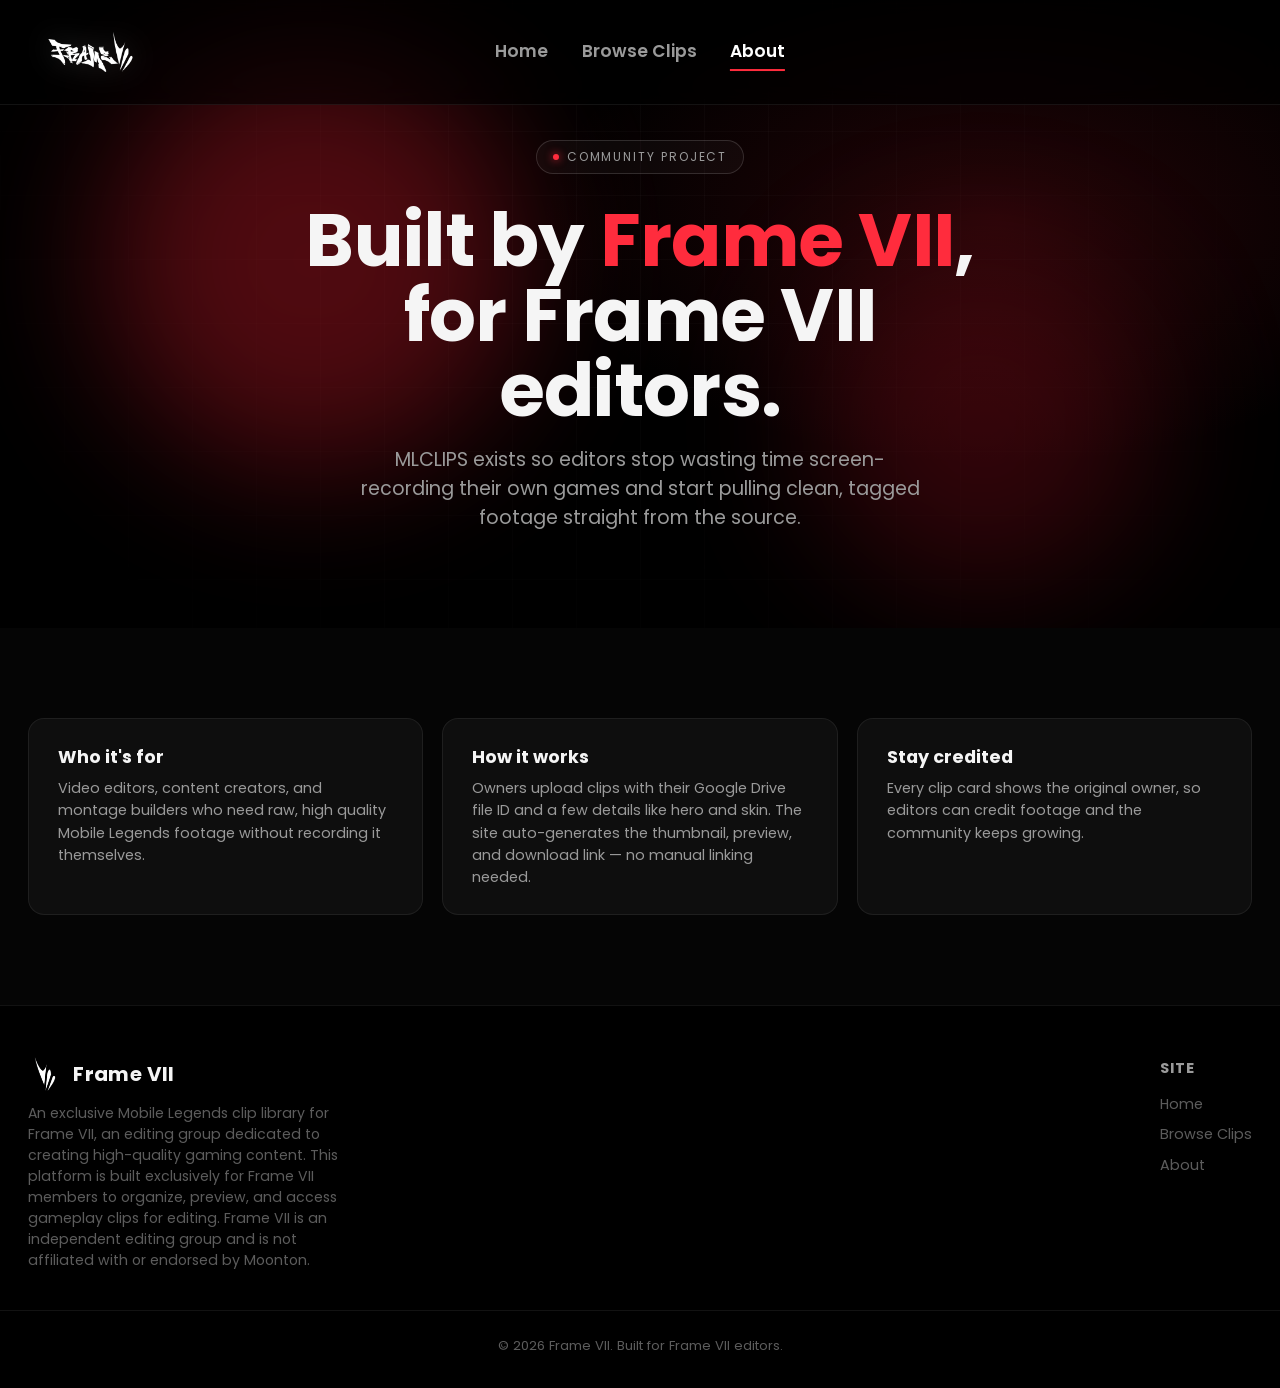
<file: about.html>
<!DOCTYPE html>
<html lang="en">
<head>
<meta charset="UTF-8">
<meta name="viewport" content="width=device-width, initial-scale=1.0, maximum-scale=1.0">
<title>About</title>
<link rel="icon" href="assets/Logo.png" type="image/svg+xml">
<link rel="stylesheet" href="css/style.css">
</head>
<body>

<nav class="site-nav">
  <a href="index.html" class="nav-brand">
    <img src="assets/LOGO FRAME VII.png" alt="MLCLIPS" class="brand-logo">
  </a>
  <div class="nav-links">
    <a href="index.html">Home</a>
    <a href="clips.html">Browse Clips</a>
    <a href="about.html" class="active">About</a>
  </div>
  <button class="nav-toggle" aria-label="Toggle menu"><span></span><span></span><span></span></button>
</nav>

<header class="hero" style="min-height:55vh;">
  <div class="hero-bg"><div class="hero-orb o1"></div><div class="hero-orb o2"></div></div>
  <div class="hero-content">
    <span class="hero-eyebrow"><span class="dot"></span> Community project</span>
    <h1>Built by <span class="accent">Frame VII</span>, for Frame VII editors.</h1>
    <p class="subtitle">MLCLIPS exists so editors stop wasting time screen-recording their own games and start pulling clean, tagged footage straight from the source.</p>
  </div>
</header>

<section class="section">
  <div class="container">
    <div class="feature-grid">
      <div class="feature-card">
        <h3>Who it's for</h3>
        <p>Video editors, content creators, and montage builders who need raw, high quality Mobile Legends footage without recording it themselves.</p>
      </div>
      <div class="feature-card">
        <h3>How it works</h3>
        <p>Owners upload clips with their Google Drive file ID and a few details like hero and skin. The site auto-generates the thumbnail, preview, and download link — no manual linking needed.</p>
      </div>
      <div class="feature-card">
        <h3>Stay credited</h3>
        <p>Every clip card shows the original owner, so editors can credit footage and the community keeps growing.</p>
      </div>
    </div>
  </div>
</section>

<footer class="site-footer">
  <div class="container footer-inner">
    <div class="footer-brand">
      <a href="index.html" class="nav-brand"><span class="mark"><img src="assets/Logo.png" alt="MLCLIPS"></span>Frame VII</a>
      <p>An exclusive Mobile Legends clip library for Frame VII, an editing group dedicated to creating high-quality gaming content. This platform is built exclusively for Frame VII members to organize, preview, and access gameplay clips for editing. Frame VII is an independent editing group and is not affiliated with or endorsed by Moonton.</p>
    </div>
    <div class="footer-links">
      <div class="footer-col">
        <h4>Site</h4>
        <a href="index.html">Home</a>
        <a href="clips.html">Browse Clips</a>
        <a href="about.html">About</a>
      </div>
    </div>
  </div>
  <div class="footer-bottom">© 2026 Frame VII. Built for Frame VII editors.</div>
</footer>

<script src="js/firebase.js"></script>
<script src="js/script.js"></script>
</body>
</html>
</file>
<file: css/style.css>
/* ============================================================
   MLCLIPS — Global Design System
   ============================================================ */

@import url('https://fonts.googleapis.com/css2?family=Poppins:wght@300;400;500;600;700&display=swap');

:root{
  /* Color — strictly black & red, 2-color system */
  --bg-void:        #000000;
  --bg-base:        #050505;
  --bg-surface:     #0E0E0E;
  --bg-elevated:    #161616;
  --bg-elevated-2:  #1F1F1F;
  --line:           rgba(255,255,255,0.07);
  --line-bright:    rgba(255,255,255,0.14);

  --text-primary:   #F5F5F5;
  --text-secondary: #9A9A9A;
  --text-muted:     #5C5C5C;

  --red:            #E11D2E;
  --red-bright:     #FF2C3D;
  --red-dim:        #8C0F1C;
  --red-glow:       rgba(225,29,46,0.45);
  --red-glow-soft:  rgba(225,29,46,0.16);

  /* cyan/gold removed from palette — mapped to red for legacy class compatibility */
  --cyan:           #E11D2E;
  --cyan-glow:       rgba(225,29,46,0.30);
  --gold:           #FF2C3D;

  --ok:             #E11D2E;

 /* Type */
--f-display: 'Poppins', sans-serif;
--f-body: 'Poppins', sans-serif;
--f-mono: 'Poppins', sans-serif;

  /* Shape */
  --radius-s: 6px;
  --radius-m: 12px;
  --radius-l: 16px;
  --cut: 16px;

  /* Motion */
  --ease-out: cubic-bezier(.16,1,.3,1);
  --ease-snap: cubic-bezier(.65,0,.35,1);
  --t-fast: 160ms;
  --t-med: 320ms;
  --t-slow: 560ms;
}

@media (prefers-reduced-motion: reduce){
  *,*::before,*::after{
    animation-duration: 0.001ms !important;
    animation-iteration-count: 1 !important;
    transition-duration: 0.001ms !important;
    scroll-behavior: auto !important;
  }
}

*{ box-sizing: border-box; margin:0; padding:0; }
html{ scroll-behavior:smooth; }
body{
  background: var(--bg-base);
  color: var(--text-primary);
  font-family: var(--f-body);
  line-height:1.5;
  overflow-x:hidden;
  -webkit-font-smoothing:antialiased;
}
img{ max-width:100%; display:block; }
a{ color:inherit; text-decoration:none; }
button{ font-family:inherit; cursor:pointer; border:none; background:none; color:inherit; }
ul{ list-style:none; }

::selection{ background: var(--red-glow-soft); color:#fff; }

::-webkit-scrollbar{ width:10px; height:10px; }
::-webkit-scrollbar-track{ background: var(--bg-base); }
::-webkit-scrollbar-thumb{ background: var(--bg-elevated-2); border-radius:10px; border:2px solid var(--bg-base); }
::-webkit-scrollbar-thumb:hover{ background: var(--red-dim); }

:focus-visible{ outline:2px solid var(--red-bright); outline-offset:2px; border-radius:4px; }

.eyebrow{
  font-family: var(--f-mono);
  font-size:.72rem;
  letter-spacing:.18em;
  text-transform:uppercase;
  color: var(--red-bright);
  display:flex;
  align-items:center;
  gap:.6rem;
}
.eyebrow::before{
  content:"";
  width:18px; height:1px;
  background: var(--red-bright);
}

/* ---------------- Layout helpers ---------------- */
.container{
  width:100%;
  max-width:1320px;
  margin:0 auto;
  padding:0 28px;
}
.diagonal-card{
  clip-path: polygon(var(--cut) 0, 100% 0, 100% calc(100% - var(--cut)), calc(100% - var(--cut)) 100%, 0 100%, 0 var(--cut));
}

/* ---------------- Nav ---------------- */
.site-nav{
  position:fixed; top:0; left:0; right:0; z-index:500;
  display:flex; align-items:center; justify-content:space-between;
  padding: 8px 32px;
  background: rgba(0,0,0,0.6);
  border-bottom: 1px solid var(--line);
  backdrop-filter: blur(14px);
  -webkit-backdrop-filter: blur(14px);
  transition: background var(--t-med) var(--ease-out), border-color var(--t-med) var(--ease-out), padding var(--t-med) var(--ease-out), backdrop-filter var(--t-med) var(--ease-out);
}
.site-nav.scrolled{
  background: rgba(0,0,0,0.88);
  backdrop-filter: blur(18px) saturate(140%);
  -webkit-backdrop-filter: blur(18px) saturate(140%);
  border-bottom: 1px solid var(--line-bright);
  padding: 6px 32px;
}
.nav-left{ display:flex; align-items:center; gap:1.6rem; }
.nav-search{
  display:flex; align-items:center; gap:.6rem;
  background: var(--bg-surface); border:1px solid var(--line-bright);
  padding:.55rem .65rem .55rem 1rem; border-radius:999px;
  color: var(--text-muted); font-size:.85rem;
  transition: border-color var(--t-fast) var(--ease-out), color var(--t-fast) var(--ease-out), transform var(--t-fast) var(--ease-out);
}
.nav-search svg{ width:15px; height:15px; flex-shrink:0; }
.nav-search:hover{ border-color: var(--red-dim); color: var(--text-primary); transform: translateY(-1px); }
.nav-search kbd{
  background: var(--bg-elevated-2); padding:.22rem .5rem; border-radius:6px;
  font-family: var(--f-mono); font-size:.68rem; color: var(--text-secondary);
}
.nav-brand{
  display:flex; align-items:center; gap:.7rem;
  font-family: var(--f-display);
  font-weight:700; font-size:1.25rem; letter-spacing:.02em;
}
.nav-brand .mark{
  width:34px; height:34px; flex-shrink:0;
  display:flex; align-items:center; justify-content:center;
}
.nav-brand .mark img{ width:100%; height:100%; object-fit:contain; }
.nav-brand span.sub{ color: var(--text-muted); font-weight:500; font-size:.95rem; }
.brand-logo{
  height: 88px; width:auto; display:block;
  filter: drop-shadow(0 0 14px var(--red-glow-soft)) grayscale(1) brightness(0) invert(1);
  transition: filter var(--t-fast) var(--ease-out), transform var(--t-fast) var(--ease-out);
}
.nav-brand:hover .brand-logo{ filter: drop-shadow(0 0 20px var(--red-glow)) grayscale(1) brightness(0) invert(1); transform: translateY(-1px); }

.nav-links{
  display:flex; align-items:center; gap:2.1rem;
  position:absolute; left:50%; top:50%; transform:translate(-50%,-50%);
}
.nav-links a{
  font-size:1.08rem; color: var(--text-secondary); font-weight:600;
  position:relative; padding:6px 0; transition: color var(--t-fast) var(--ease-out);
}
.nav-links a::after{
  content:""; position:absolute; left:0; bottom:0; width:0; height:2px;
  background: var(--red-bright); transition: width var(--t-med) var(--ease-out);
}
.nav-links a:hover{ color: var(--text-primary); }
.nav-links a:hover::after, .nav-links a.active::after{ width:100%; }
.nav-links a.active{ color:#fff; }

.nav-cta{
  font-family: var(--f-display); font-weight:600; letter-spacing:.03em;
  padding:.6rem 1.3rem;
  background: var(--red);
  color:#fff;
  border-radius:999px;
  transition: transform var(--t-fast) var(--ease-out), box-shadow var(--t-fast) var(--ease-out), background var(--t-fast);
  box-shadow: 0 0 0 rgba(225,29,46,0);
}
.nav-cta:hover{ transform: translateY(-2px); box-shadow: 0 8px 28px var(--red-glow-soft); background: var(--red-bright); }

.nav-toggle{ display:none; width:38px; height:38px; flex-direction:column; justify-content:center; align-items:center; gap:5px; }
.nav-toggle span{ width:22px; height:2px; background:#fff; transition: all var(--t-fast) var(--ease-out); }

/* ---------------- Hero (centered, Satvrn-style) ---------------- */
.hero{
  position:relative;
  min-height:78vh;
  display:flex; flex-direction:column; align-items:center; justify-content:center;
  text-align:center;
  overflow:hidden;
  padding: 140px 24px 60px;
}
.hero-bg{
  position:absolute; inset:0; z-index:0;
  background:
    radial-gradient(ellipse 55% 60% at 78% 35%, var(--red-glow-soft), transparent 65%),
    var(--bg-void);
}
.hero-bg::before{
  content:"";
  position:absolute; inset:-20%;
  background-image:
    linear-gradient(var(--line) 1px, transparent 1px),
    linear-gradient(90deg, var(--line) 1px, transparent 1px);
  background-size: 64px 64px;
  mask-image: radial-gradient(circle at 50% 35%, black, transparent 70%);
  animation: gridDrift 40s linear infinite;
  opacity:.35;
}
@keyframes gridDrift{
  from{ transform: translate(0,0); }
  to{ transform: translate(64px,64px); }
}
.hero-orb{
  position:absolute; border-radius:50%; filter: blur(70px); opacity:.35;
  animation: orbFloat 14s ease-in-out infinite;
}
.hero-orb.o1{ width:420px; height:420px; background: var(--red); top:8%; left:8%; animation-delay:0s; }
.hero-orb.o2{ width:340px; height:340px; background: var(--red-dim); bottom:6%; right:10%; animation-delay:-6s; }
@keyframes orbFloat{
  0%,100%{ transform: translate(0,0) scale(1); }
  50%{ transform: translate(30px,-40px) scale(1.08); }
}

.hero-content{ position:relative; z-index:2; max-width:760px; }

.hero-glow-icon{
  position:relative; display:flex; align-items:center; justify-content:center;
  height: 320px; margin: 0 auto 1rem;
}
.hero-glow-icon::before{
  content:none;
}
.hero-glow-icon img{
  position:relative; z-index:2; width: min(70%, 240px);
  filter: grayscale(1) brightness(0) invert(1);
  animation: glowFloat 6s ease-in-out infinite;
}
@keyframes glowFloat{
  0%,100%{ transform: translateY(0); }
  50%{ transform: translateY(-14px); }
}
.hero-eyebrow{
  display:inline-flex; align-items:center; gap:.5rem;
  font-family: var(--f-mono); font-size:.75rem; letter-spacing:.16em; text-transform:uppercase;
  color: var(--text-secondary);
  border:1px solid var(--line-bright); padding:.45rem 1rem;
  border-radius:999px; margin-bottom:1.8rem;
  background: rgba(255,255,255,0.03);
  animation: fadeSlideUp var(--t-slow) var(--ease-out) both;
}
.hero-eyebrow .dot{ width:6px; height:6px; border-radius:50%; background: var(--red-bright); box-shadow:0 0 8px var(--red-bright); animation: pulse 2s ease-in-out infinite; }
@keyframes pulse{ 0%,100%{ opacity:1;} 50%{ opacity:.4; } }

.hero h1{
  font-family: var(--f-display); font-weight:700;
  font-size: clamp(2.6rem, 6vw, 4.6rem);
  line-height:1.02; letter-spacing:-.01em;
  margin-bottom:1.1rem;
  animation: fadeSlideUp var(--t-slow) var(--ease-out) .08s both;
}
.hero h1 .accent{
  color: var(--red-bright);
}
.hero p.subtitle{
  font-size: clamp(1rem, 1.6vw, 1.2rem);
  color: var(--text-secondary);
  max-width:560px; margin:0 auto 2.2rem;
  animation: fadeSlideUp var(--t-slow) var(--ease-out) .16s both;
}
.hero-actions{
  display:flex; gap:.8rem; justify-content:center; flex-wrap:wrap;
  animation: fadeSlideUp var(--t-slow) var(--ease-out) .24s both;
  margin-bottom: 1.2rem;
}

/* Pill buttons, Satvrn-style */
.btn{
  font-family: var(--f-display); font-weight:600; font-size:.95rem; letter-spacing:.01em;
  padding: .85rem 1.7rem;
  display:inline-flex; align-items:center; gap:.6rem;
  border-radius:999px;
  transition: transform var(--t-fast) var(--ease-out), box-shadow var(--t-fast) var(--ease-out), background var(--t-fast), border-color var(--t-fast);
  position:relative; overflow:hidden;
}
.btn-primary{
  background: var(--red); color:#fff;
}
.btn-primary:hover{ transform: translateY(-2px); box-shadow: 0 12px 34px var(--red-glow); background: var(--red-bright); }
.btn-ghost{
  background: var(--bg-surface); color: var(--text-primary);
  border:1px solid var(--line-bright);
}
.btn-ghost:hover{ transform: translateY(-2px); background: var(--bg-elevated); border-color: var(--red-dim); }

.ripple{ position:absolute; border-radius:50%; background: rgba(255,255,255,0.25); transform: scale(0); animation: rippleAnim .65s var(--ease-out); pointer-events:none; }
@keyframes rippleAnim{ to{ transform: scale(3.2); opacity:0; } }

/* ---------------- Stats ---------------- */
.stats-row{
  position:relative; z-index:2;
  display:flex; gap: clamp(1.5rem,5vw,5rem); flex-wrap:wrap; justify-content:center;
  animation: fadeSlideUp var(--t-slow) var(--ease-out) .32s both;
  margin-top: 1rem;
}
.stat{ text-align:center; min-width:120px; }
.stat .num{
  font-family: var(--f-mono); font-weight:600;
  font-size: clamp(1.8rem,3.2vw,2.7rem);
  color:#fff;
}
.stat .label{
  font-size:.78rem; letter-spacing:.12em; text-transform:uppercase;
  color: var(--text-muted); margin-top:.3rem;
}

@keyframes fadeSlideUp{
  from{ opacity:0; transform: translateY(22px); }
  to{ opacity:1; transform: translateY(0); }
}

/* ---------------- Section shells ---------------- */
.section{ padding: 90px 0; position:relative; }
.section-head{ text-align:center; max-width:640px; margin:0 auto 3rem; }
.section-head h2{
  font-family: var(--f-display); font-weight:700;
  font-size: clamp(1.9rem,3.6vw,2.5rem);
  margin-top:.8rem;
}
.section-head p{ color: var(--text-secondary); margin-top:.8rem; }

/* ---------------- Feature / preview grid (home) ---------------- */
.feature-grid{
  display:grid; grid-template-columns: repeat(3,1fr); gap:1.2rem;
}
.feature-card{
  background: var(--bg-surface);
  border:1px solid var(--line);
  border-radius: var(--radius-l);
  padding: 1.6rem 1.8rem;
  transition: transform var(--t-fast) var(--ease-out), border-color var(--t-fast), background var(--t-fast);
}
.feature-card:hover{
  transform: translateY(-3px);
  border-color: var(--red-dim);
  background: var(--bg-elevated);
}
.feature-card .icon{
  width:40px; height:40px; border-radius: var(--radius-s);
  background: var(--red-glow-soft); color: var(--red-bright);
  display:flex; align-items:center; justify-content:center; margin-bottom:.9rem;
  font-size:1.2rem;
}
.feature-card h3{ font-family: var(--f-display); font-size:1.1rem; margin-bottom:.4rem; font-weight:700; }
.feature-card p{ color: var(--text-secondary); font-size:.9rem; line-height:1.55; }

/* ---------------- Footer ---------------- */
.site-footer{
  border-top:1px solid var(--line);
  padding: 3.2rem 0 2rem;
  background: var(--bg-void);
}
.footer-inner{ display:flex; justify-content:space-between; flex-wrap:wrap; gap:2rem; }
.footer-brand{ max-width:320px; }
.footer-logo-link{ display:inline-block; }
.footer-brand-logo{ height:34px; width:auto; filter: grayscale(1) brightness(0) invert(1); }
.footer-brand p{ color: var(--text-muted); font-size:.88rem; margin-top:.7rem; }
.footer-links{ display:flex; gap:3.5rem; flex-wrap:wrap; }
.footer-col h4{ font-family: var(--f-display); font-size:.92rem; letter-spacing:.06em; text-transform:uppercase; color: var(--text-secondary); margin-bottom:.9rem; }
.footer-col a{ display:block; font-size:.9rem; color: var(--text-muted); margin-bottom:.55rem; transition: color var(--t-fast); }
.footer-col a:hover{ color: var(--red-bright); }
.footer-bottom{ margin-top:2.4rem; padding-top:1.6rem; border-top:1px solid var(--line); text-align:center; color: var(--text-muted); font-size:.82rem; }

/* ---------------- Loading skeleton ---------------- */
.skeleton{
  background: linear-gradient(100deg, var(--bg-elevated) 30%, var(--bg-elevated-2) 50%, var(--bg-elevated) 70%);
  background-size: 200% 100%;
  animation: shimmer 1.4s ease-in-out infinite;
  border-radius: var(--radius-m);
}
@keyframes shimmer{
  0%{ background-position: 150% 0; }
  100%{ background-position: -50% 0; }
}

/* ---------------- Page transition overlay ---------------- */
.page-fade{ animation: pageFadeIn var(--t-slow) var(--ease-out) both; }
@keyframes pageFadeIn{ from{ opacity:0; transform: translateY(10px); } to{ opacity:1; transform:none; } }

/* ---------------- Toast ---------------- */
.toast{
  position:fixed; bottom:28px; left:50%; transform: translateX(-50%) translateY(20px);
  background: var(--bg-elevated); border:1px solid var(--line-bright);
  padding: .85rem 1.4rem; border-radius: var(--radius-m);
  font-size:.9rem; display:flex; align-items:center; gap:.6rem;
  opacity:0; pointer-events:none; z-index:2000;
  transition: opacity var(--t-med) var(--ease-out), transform var(--t-med) var(--ease-out);
  box-shadow: 0 12px 32px rgba(0,0,0,.6);
  max-width: calc(100vw - 2rem); text-align:center;
}
.toast.show{ opacity:1; transform: translateX(-50%) translateY(0); pointer-events:auto; }
.toast .ico{ color: var(--red-bright); }

/* ---------------- Responsive ---------------- */
@media (max-width: 980px){
  .feature-grid{ grid-template-columns: repeat(2,1fr); }
  .nav-links{ display:none; }
  .nav-toggle{ display:flex; }
  .nav-search span, .nav-search kbd{ display:none; }
  .brand-logo{ height:54px; }
  .hero{ min-height:auto; padding: 120px 20px 50px; }
  .hero-glow-icon{ height:220px; }
}
@media (max-width: 620px){
  .feature-grid{ grid-template-columns: 1fr; }
  .stats-row{ gap:2rem; }
  .footer-inner{ flex-direction:column; }
  .site-nav{ padding: 10px 18px; }
  .site-nav.scrolled{ padding: 8px 18px; }
  .brand-logo{ height:42px; }
  .hero-glow-icon{ height:170px; }
  .hero-actions{ gap:.6rem; }
  .btn{ padding:.75rem 1.3rem; font-size:.88rem; }
}
</file>
